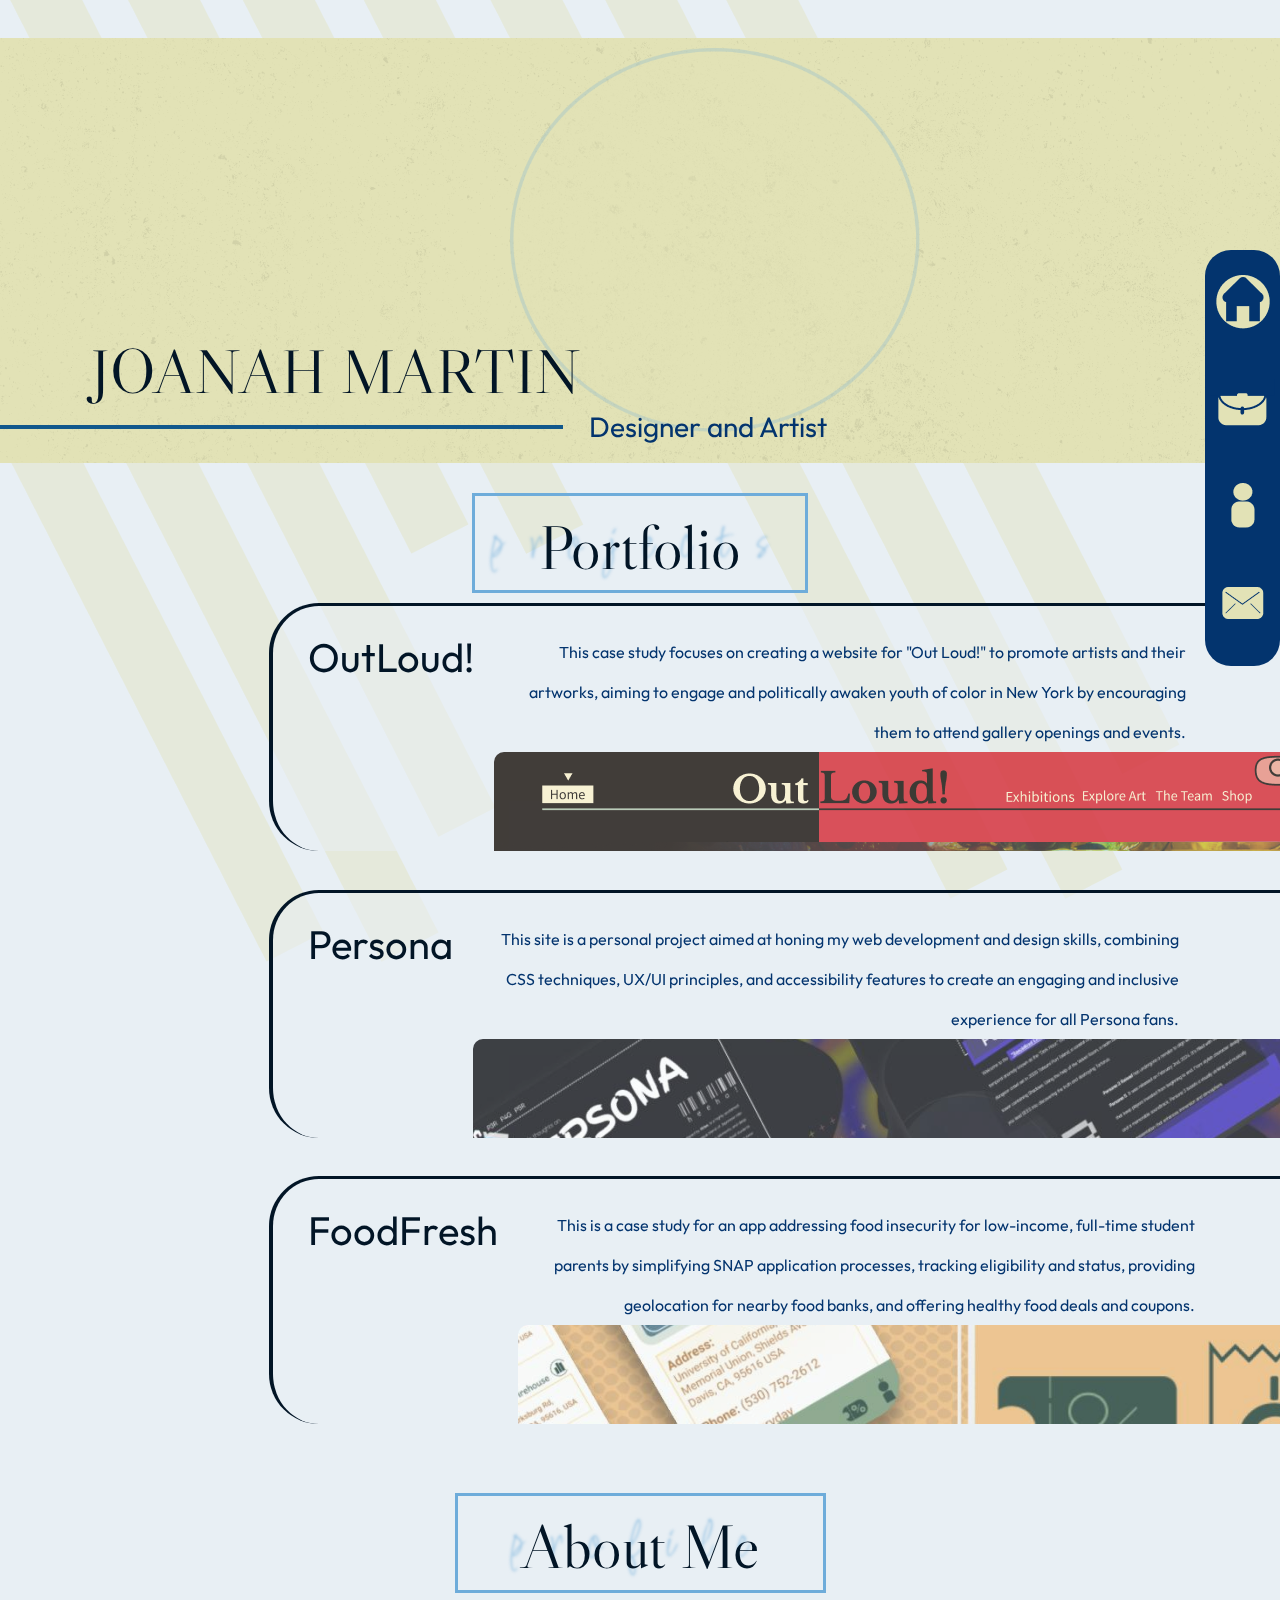
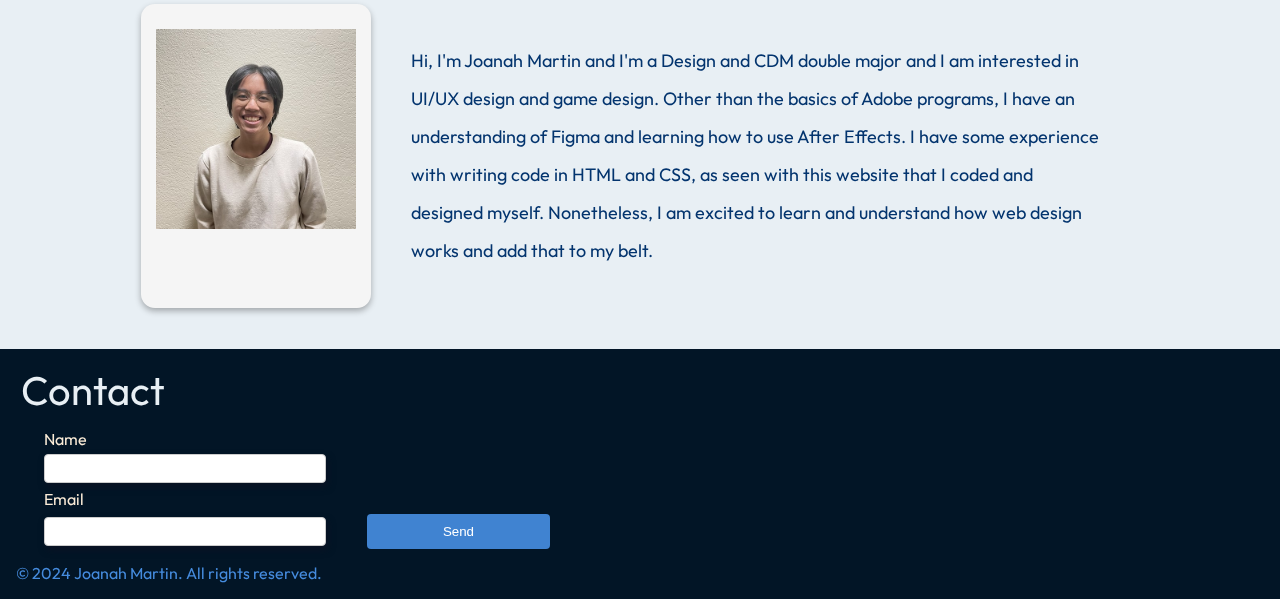
<file: index.html>
<!DOCTYPE html>
<html lang="en">
<head>
    <meta charset="UTF-8" />
    <title>Portfolio Joanah</title>
    <!-- normalize -->
    <link href="https://cdjn.cloudflare.com/ajax/libs/normalize/8.0.1/normalize.min.css" rel="stylesheet">
    <meta name="viewport" content="width=device-width, initial-scale=1.0">
    <!-- fonts -->
    <link href="https://fonts.googleapis.com/css2?family=Libre+Caslon+Display&display=swap" rel="stylesheet">
    <link href="https://fonts.googleapis.com/css2?family=Outfit:wght@100..900&display=swap" rel="stylesheet">
    <link href="https://fonts.googleapis.com/css2?family=Licorice&display=swap" rel="stylesheet">
    <!-- stylesheet -->
    <link rel="stylesheet" href="mainstyle.css">
</head>

<body>
    <div id="homeContent">
        <img src="images/backgroundRects.png" alt="background rectangles for visual flair" id="backgroundRects">
        <header>
            <img src="images/headerBGEllipse.png" alt="background ellipse">
            <h1>JOANAH MARTIN</h1>
            <p>Designer and Artist</p>
        </header>

        <!-- main nav -->
        <nav>
            <ul>
                <li><a href="index.html"><img src="images/homeICON.png" alt="home button"></a></li>
                <li><a href="subpages/projectsNavigation.html"><img src="images/portfolioICON.png" alt="portfolio icon"></a></li>
                <li><a href="#aboutScroll"><img src="images/aboutICON.png" alt="about me icon"></a></li>
                <li><a href="#contactBody" ><img src="images/contactICON.png" alt="contact me icon"></a></li>
            </ul>
        </nav>

        <!-- project showcase -->
        <main id="projectShowcase">
            <div class="headerDesign">
                <h2>Portfolio</h2>
                <p class="textDecor">projects</p>
            </div>
            <section>
                <article class="projectBox">   
                    <a href="subpages/projects/project1.html" class="projectHoverLink project1"><h3 class="projectGrid1">OutLoud!</h3></a>
                    <div>
                        <p class="mobileStyling" class="projectGrid2">Website case study</p>
                        <p class="desktopStyling" class="projectGrid2">This case study focuses on creating a website for "Out Loud!" to promote artists and their artworks, aiming to engage and politically awaken youth of color in New York by encouraging them to attend gallery openings and events.</p>
                        <img src="images/outloudIMG.png" alt="outloud website screenshot" class="projectGrid3">
                    </div>
                </article>

                <article class="projectBox">   
                    <a href="subpages/projects/project2.html" class="projectHoverLink project2"><h3 class="projectGrid1">Persona</h3></a>
                    <div>
                        <p class="mobileStyling" class="projectGrid2">Website fan project</p>
                        <p class="desktopStyling" class="projectGrid2">This site is a personal project aimed at honing my web development and design skills, combining CSS techniques, UX/UI principles, and accessibility features to create an engaging and inclusive experience for all Persona fans.</p>
                        <img src="images/personaIMG.png" alt="persona fan website" class="projectGrid3">
                    </div>
                </article>

                <article class="projectBox">   
                    <a href="subpages/projects/project3.html" class="projectHoverLink project3"><h3 class="projectGrid1">FoodFresh</h3></a>
                    <div>
                        <p class="mobileStyling" class="projectGrid2">App case study</p>
                        <p class="desktopStyling" class="projectGrid2">This is a case study for an app addressing food insecurity for low-income, full-time student parents by simplifying SNAP application processes, tracking eligibility and status, providing geolocation for nearby food banks, and offering healthy food deals and coupons.</p>
                        <img src="images/foodfreshIMG.png" alt="food fresh app" class="projectGrid3">
                    </div>
                </article>
            </section>
        </main>

        <!-- About Me-general -->
        <aside id="aboutMe">
            <div class="headerDesign">
                <h2 id="aboutScroll"> About Me</h2>
                <p class="textDecor">profile</p>
            </div>

            <div class="aboutBody">
                <div class="aboutImg">
                    <img src="images/me.jpg" alt="an image of me">
                </div>
                <p class="aboutText">Hi, I'm Joanah Martin and I'm a Design and CDM double major and I am interested in UI/UX design and game design. Other than the basics of Adobe programs, I have an understanding of Figma and learning how to use After Effects. I have some experience with writing code in HTML and CSS, as seen with this website that I coded and designed myself. Nonetheless, I am excited to learn and understand how web design works and add that to my belt.</p>
            </div>
        </aside>
        
        <!-- footer -->
        <footer id="contactBody">
            <h3>Contact</h3>
            <div class="contactFormContainer">
                <form id="contactForm" action="https://formspree.io/f/mblroylk" method="POST">
                    <label for="name">Name</label>
                    <input type="text" id="name" name="name" required>

                    <label for="email">Email</label>
                    <input type="email" id="email" name="email" required>

                    <button type="submit">Send</button>
                </form>
                <p id="form-status"></p>
            </div>
            <p>&copy; 2024 Joanah Martin. All rights reserved.</p>
        </footer>

        <!-- Link to the JavaScript file -->
        <script src="scripts.js"></script>
    </div>
</body>
</html>
</file>
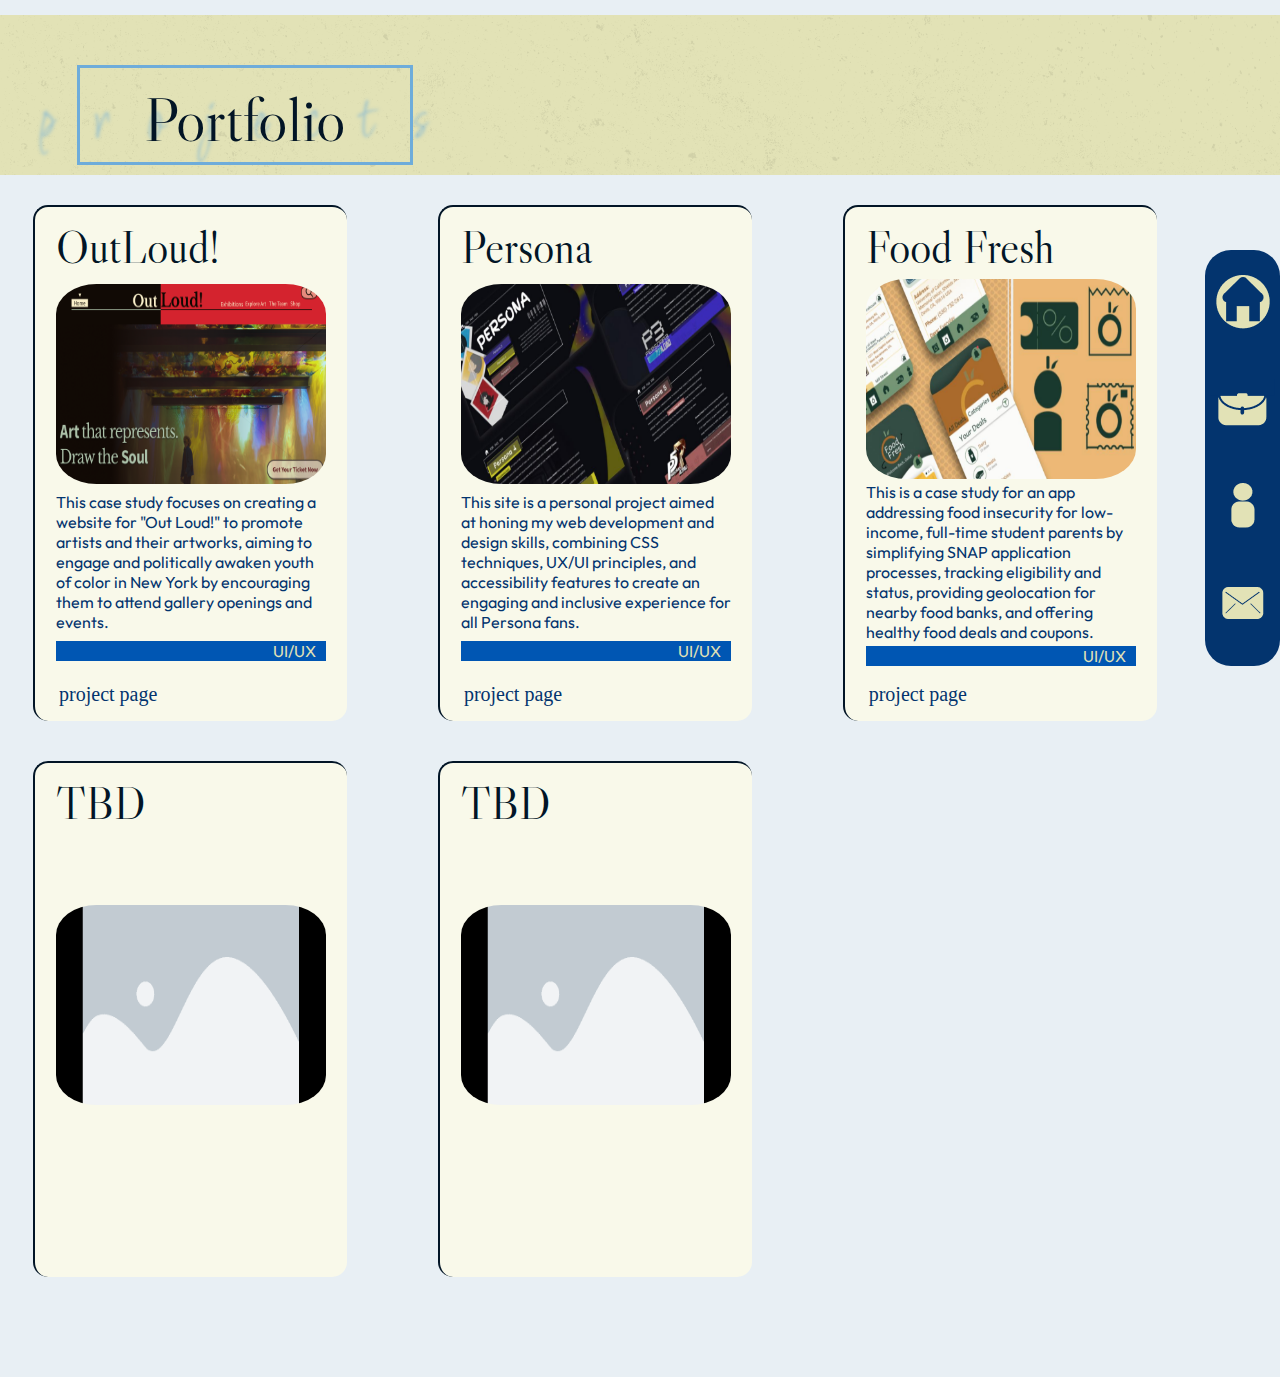
<file: subpages/projectsNavigation.html>
<!DOCTYPE html>
<html lang="en">
<head>
    <meta charset="UTF-8">
    <title>projects</title>
    <!-- normalize -->
    <link href="https://cdjn.cloudflare.com/ajax/libs/normalize/8.0.1/normalize.min.css" rel="stylesheet">
    <meta name="viewport" content="width=device-width, initial-scale=1.0">
    <!-- fonts -->
    <link href="https://fonts.googleapis.com/css2?family=Libre+Caslon+Display&display=swap" rel="stylesheet">
    <link href="https://fonts.googleapis.com/css2?family=Outfit:wght@100..900&display=swap" rel="stylesheet">
    <link href="https://fonts.googleapis.com/css2?family=Licorice&display=swap" rel="stylesheet">
    <!-- stylesheet -->
    <link rel="stylesheet" href="../mainstyle.css">
</head>

<body>
    <div id="projectNavigation">
        <!-- main nav -->
        <nav>
            <ul>
                <li><a href="../index.html"><img src="../images/homeICON.png" alt="home button"></a></li>
                <li><a href="projectsNavigation.html"><img src="../images/portfolioICON.png" alt="portfolio icon"></a></li>
                <li><a href="../index.html#aboutScroll"><img src="../images/aboutICON.png" alt="about me icon"></a></li>
                <li><a href="../index.html#contactBody"><img src="../images/contactICON.png" alt="contact me icon"></a></li>
            </ul>
        </nav>

        <header>
            <h1>Portfolio</h1>
            <p>projects</p>
        </header>

        <main>
            <section>
                <h2>OutLoud!</h2>
                <img src="../images/outloudIMG.png" alt="OutLoud's website page">
                <p>This case study focuses on creating a website for "Out Loud!" to promote artists and their artworks, aiming to engage and politically awaken youth of color in New York by encouraging them to attend gallery openings and events.</p>
                <p class="tags">UI/UX</p>
                <a href="projects/project1.html">project page</a>
            </section>

            <section>
                <h2>Persona</h2>
                <img src="../images/personaIMG.png" alt="visual breakdown of the Persona website">
                <p>This site is a personal project aimed at honing my web development and design skills, combining CSS techniques, UX/UI principles, and accessibility features to create an engaging and inclusive experience for all Persona fans.</p>
                <p class="tags">UI/UX</p>
                <a href="projects/project2.html">project page</a>
            </section>

            <section>
                <h2>Food Fresh</h2>
                <img src="../images/foodfreshIMG.png" alt="visual breakdown for the Food Fresh app prototype">
                <p>This is a case study for an app addressing food insecurity for low-income, full-time student parents by simplifying SNAP application processes, tracking eligibility and status, providing geolocation for nearby food banks, and offering healthy food deals and coupons.</p>
                <p class="tags">UI/UX</p>
                <a href="projects/project3.html">project page</a>
            </section>

            <!-- project TBD -->
            <section>
                <h2>TBD</h2>
                <img src="../images/placeholderIMG.png" alt="placeholder image">
                <p></p>
                <p class="tags"></p>
            </section>

            <section>
                <h2>TBD</h2>
                <img src="../images/placeholderIMG.png" alt="placeholder image">
                <p></p>
                <p class="tags"></p>
            </section>
        </main>
    </div>
</body>
</html>
</file>
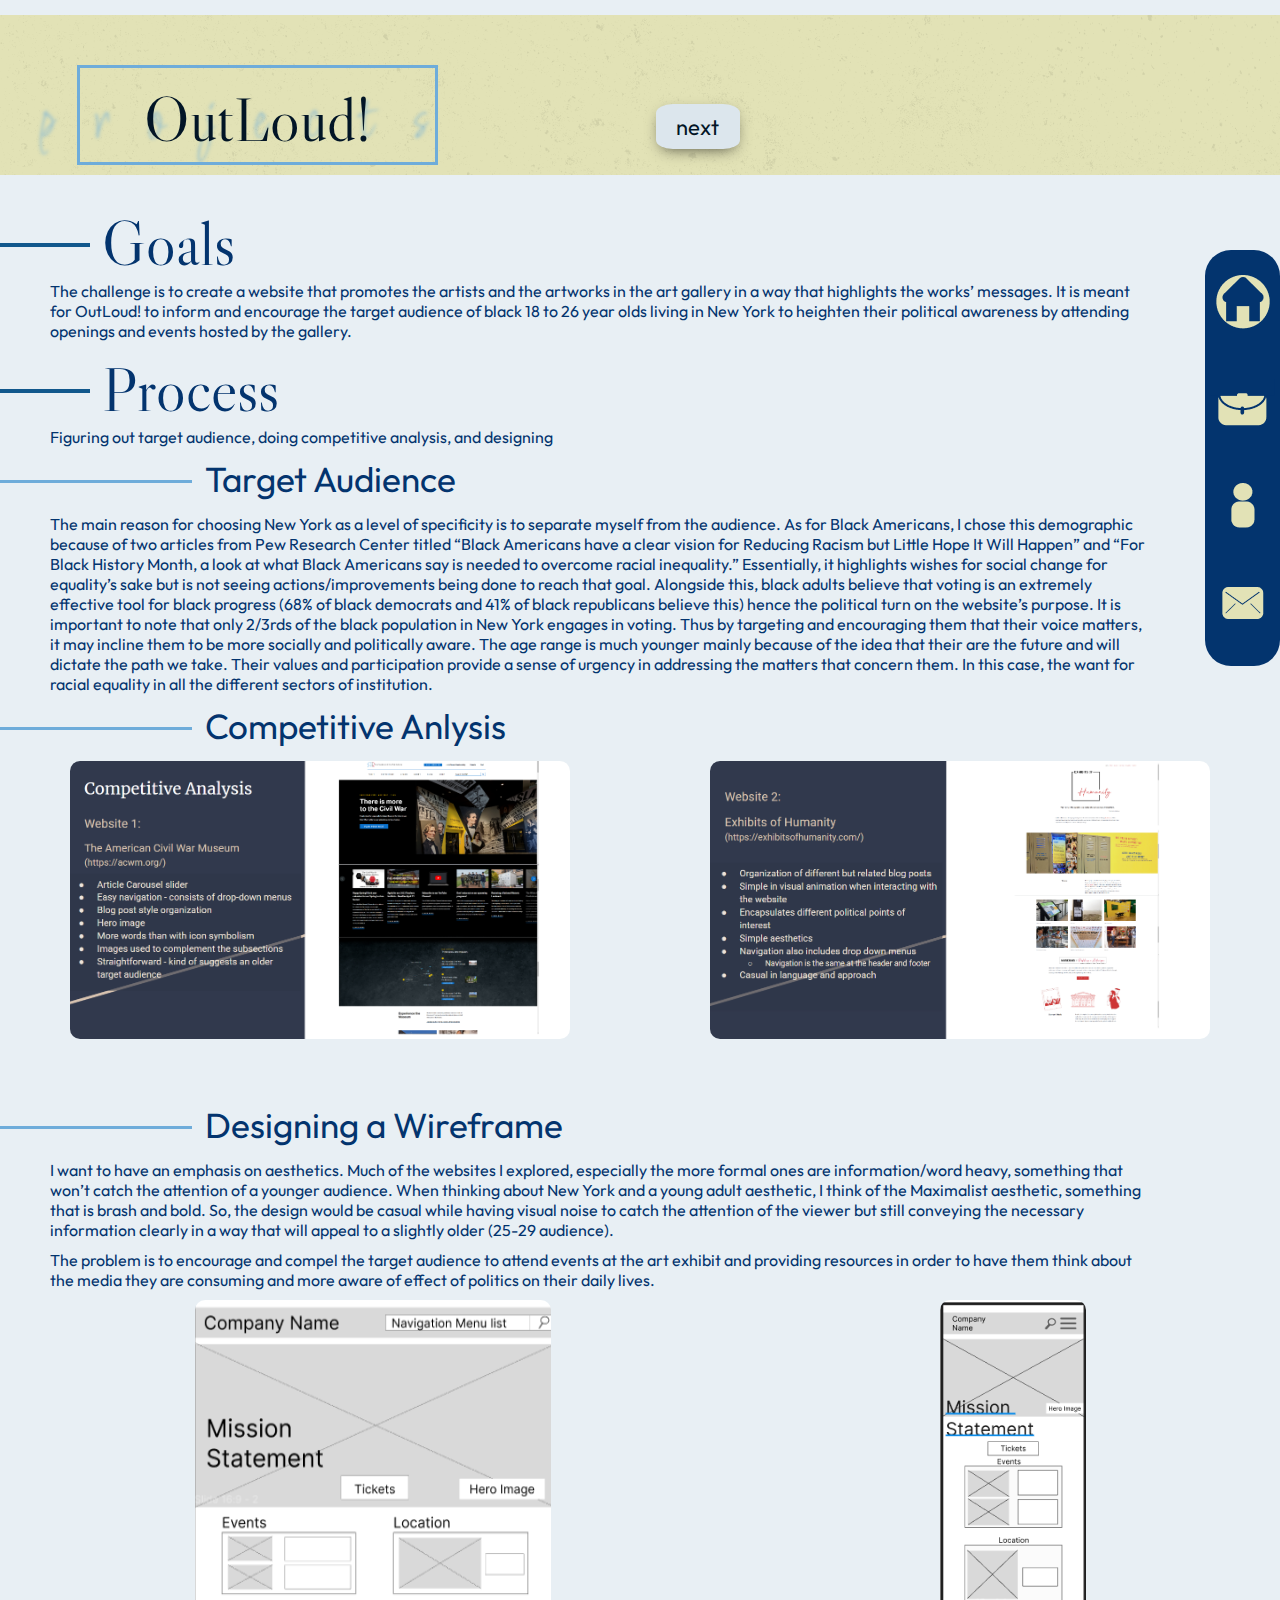
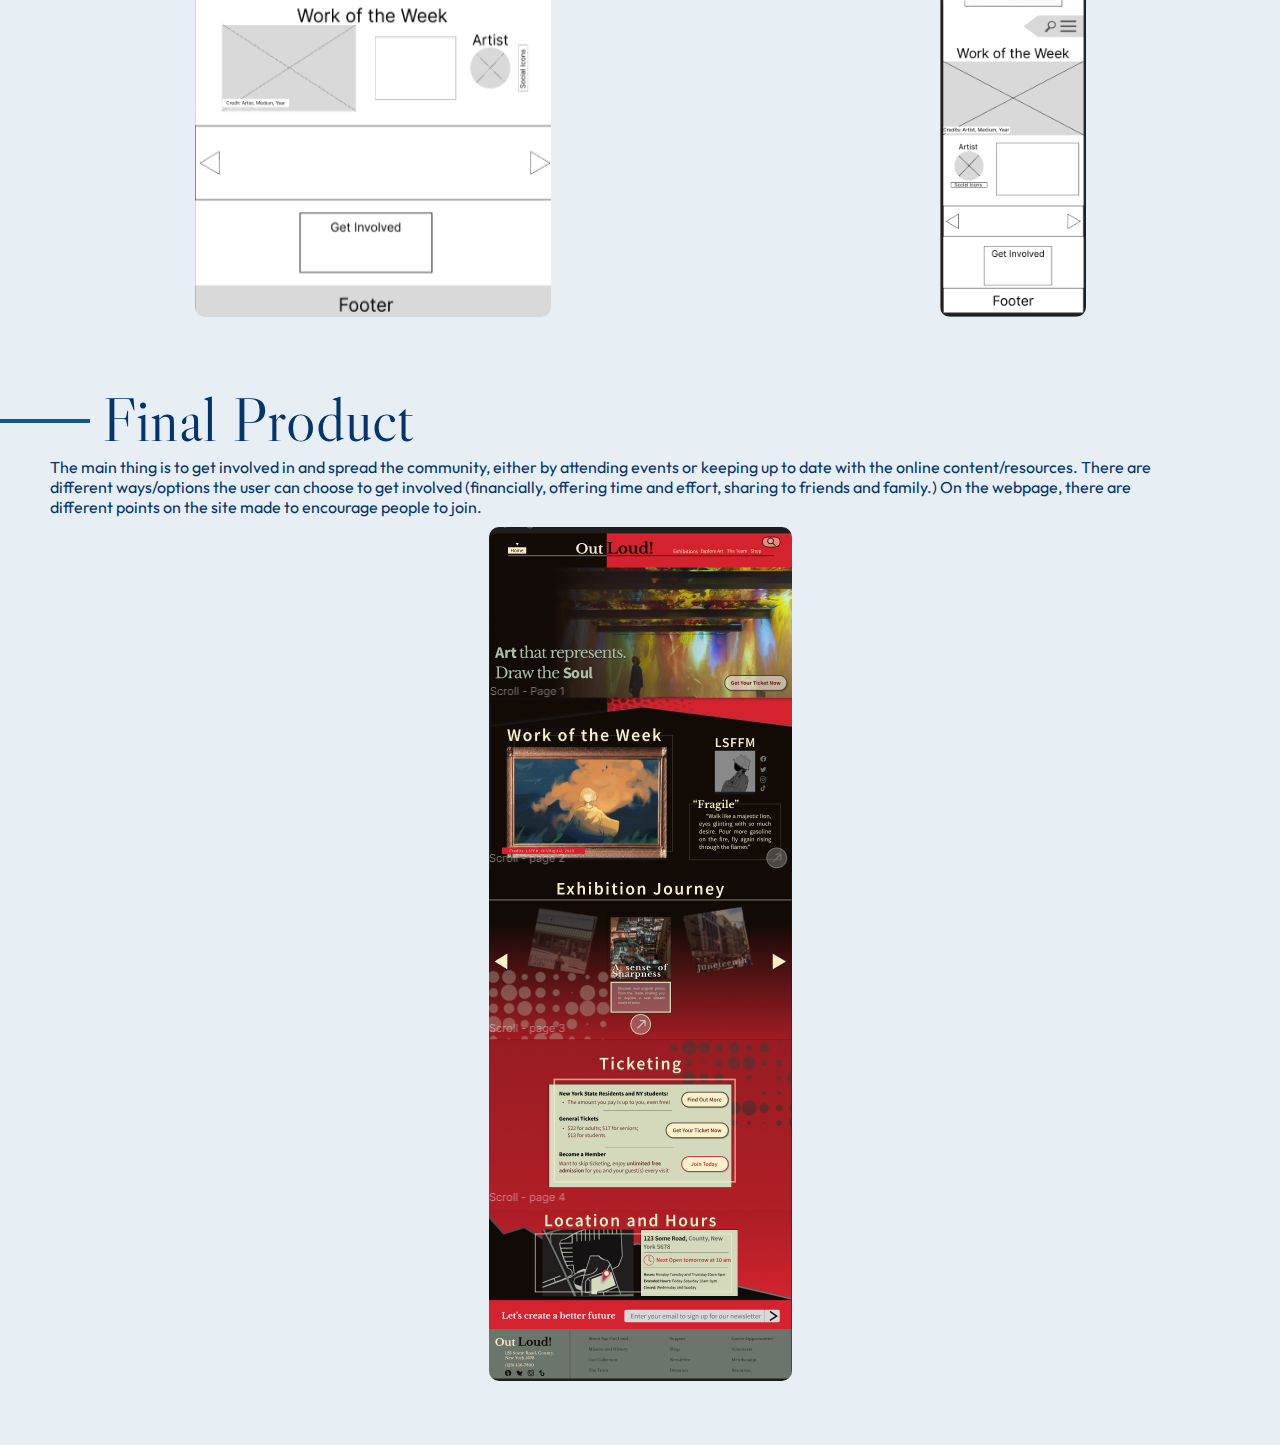
<file: subpages/projects/project1.html>
<!DOCTYPE html>
<html>
<head>
    <meta charset="UTF-8" />
    <title>OutLoud!</title>
    <!-- normalize -->
    <link href="https://cdjn.cloudflare.com/ajax/libs/normalize/8.0.1/normalize.min.css" rel="stylesheet">
    <meta name="viewport" content="width=device-width, initial-scale=1.0">
    <!-- fonts -->
    <link href="https://fonts.googleapis.com/css2?family=Libre+Caslon+Display&display=swap" rel="stylesheet">
    <link href="https://fonts.googleapis.com/css2?family=Outfit:wght@100..900&display=swap" rel="stylesheet">
    <link href="https://fonts.googleapis.com/css2?family=Licorice&display=swap" rel="stylesheet"> 
    <!-- stylesheet -->
    <link rel="stylesheet" href="../../mainstyle.css">
</head>

<body>
    <div class="projectBreakdown">
        <!-- main nav -->
        <nav>
            <ul>
                <li><a href="../../index.html"><img src="../../images/homeICON.png" alt="home button"></a></li>
                <li><a href="../projectsNavigation.html"><img src="../../images/portfolioICON.png" alt="portfolio icon"></a></li>
                <li><a href="../../index.html#aboutScroll"><img src="../../images/aboutICON.png" alt="about me icon"></a></li>
                <li><a href="../../index.html#contactBody"><img src="../../images/contactICON.png" alt="contact me icon"></a></li>
            </ul>
        </nav>

        <header>
            <h1>OutLoud!</h1>
            <p>projects</p>
            <ul>
                <li class="emptyButton"></li>
                <li><a href="project2.html">next</a></li>
            </ul>
        </header>

        <main>
            <div class="projectGoals">
                <h2>Goals</h2>
                <p>The challenge is to create a website that promotes the artists and the artworks in the art gallery in a way that highlights the works’ messages. It is meant for OutLoud! to inform and encourage the target audience of black 18 to 26 year olds living in New York to heighten their political awareness by attending openings and events hosted by the gallery. 
                </p>
            </div>

            <div class="projectProcess">
                <h2>Process</h2>
                <p>Figuring out target audience, doing competitive analysis, and designing</p>
                
                <h3>Target Audience</h3>
                <p>The main reason for choosing New York as a level of specificity is to separate myself from the audience. 
                    As for Black Americans, I chose this demographic because of two articles from Pew Research Center titled “Black Americans have a clear vision for Reducing Racism but Little Hope It Will Happen” and “For Black History Month, a look at what Black Americans say is needed to overcome racial inequality.” Essentially, it highlights wishes for social change for equality’s sake but is not seeing actions/improvements being done to reach that goal. Alongside this, black adults believe that voting is an extremely effective tool for black progress (68% of black democrats and 41% of black republicans believe this) hence the political turn on the website’s purpose. 
                    It is important to note that only 2/3rds of the black population in New York engages in voting. Thus by targeting and encouraging them that their voice matters, it may incline them to be more socially and politically aware.
                  The age range is much younger mainly because of the idea that their are the future and will dictate the path we take. Their values and participation provide a sense of urgency in addressing the matters that concern them. In this case, the want for racial equality in all the different sectors of institution. 
               </p>

                <h3>Competitive Anlysis</h3>
                <div class="projectImgContatiner">
                    <img src="../../images/outLoud1.png" alt="competitive analysis of The American Civil War Museum">
                    <img src="../../images/outLoud2.png" alt="competitive analysis of Exhibits of Humanity">
                </div>

                <h3>Designing a Wireframe</h3>
                <p>I want to have an emphasis on aesthetics. Much of the websites I explored, especially the more formal ones are information/word heavy, something that won’t catch the attention of a younger audience. When thinking about New York and a young adult aesthetic, I think of the Maximalist aesthetic, something that is brash and bold. So, the design would be casual while having visual noise to catch the attention of the viewer but still conveying the necessary information clearly in a way that will appeal to a slightly older (25-29 audience). 
                </p>
                <p>The problem is to encourage and compel the target audience to attend events at the art exhibit and providing resources in order to have them think about the media they are consuming and more aware of effect of politics on their daily lives.
                </p>
                <div class="projectImgContatiner">
                    <img src="../../images/outLoudWireframe.png" alt="Desktop Wireframe">
                    <img src="../../images/outLoudWireframe2.png" alt="mobile wireframe">
                </div>
            </div>

            <div class="projectFinal">
                <h2>Final Product</h2>
                <p>The main thing is to get involved in and spread the community, either by attending events or keeping up to date with the online content/resources. There are different ways/options the user can choose to get involved (financially, offering time and effort, sharing to friends and family.) On the webpage, there are different points on the site made to encourage people to join.
                </p>
                <div class="projectImgContatiner">
                    <img src="../../images/outloudFinalIMG.png">
                </div>
            </div>
        </main>
    </div>
</body>
</html>
</file>
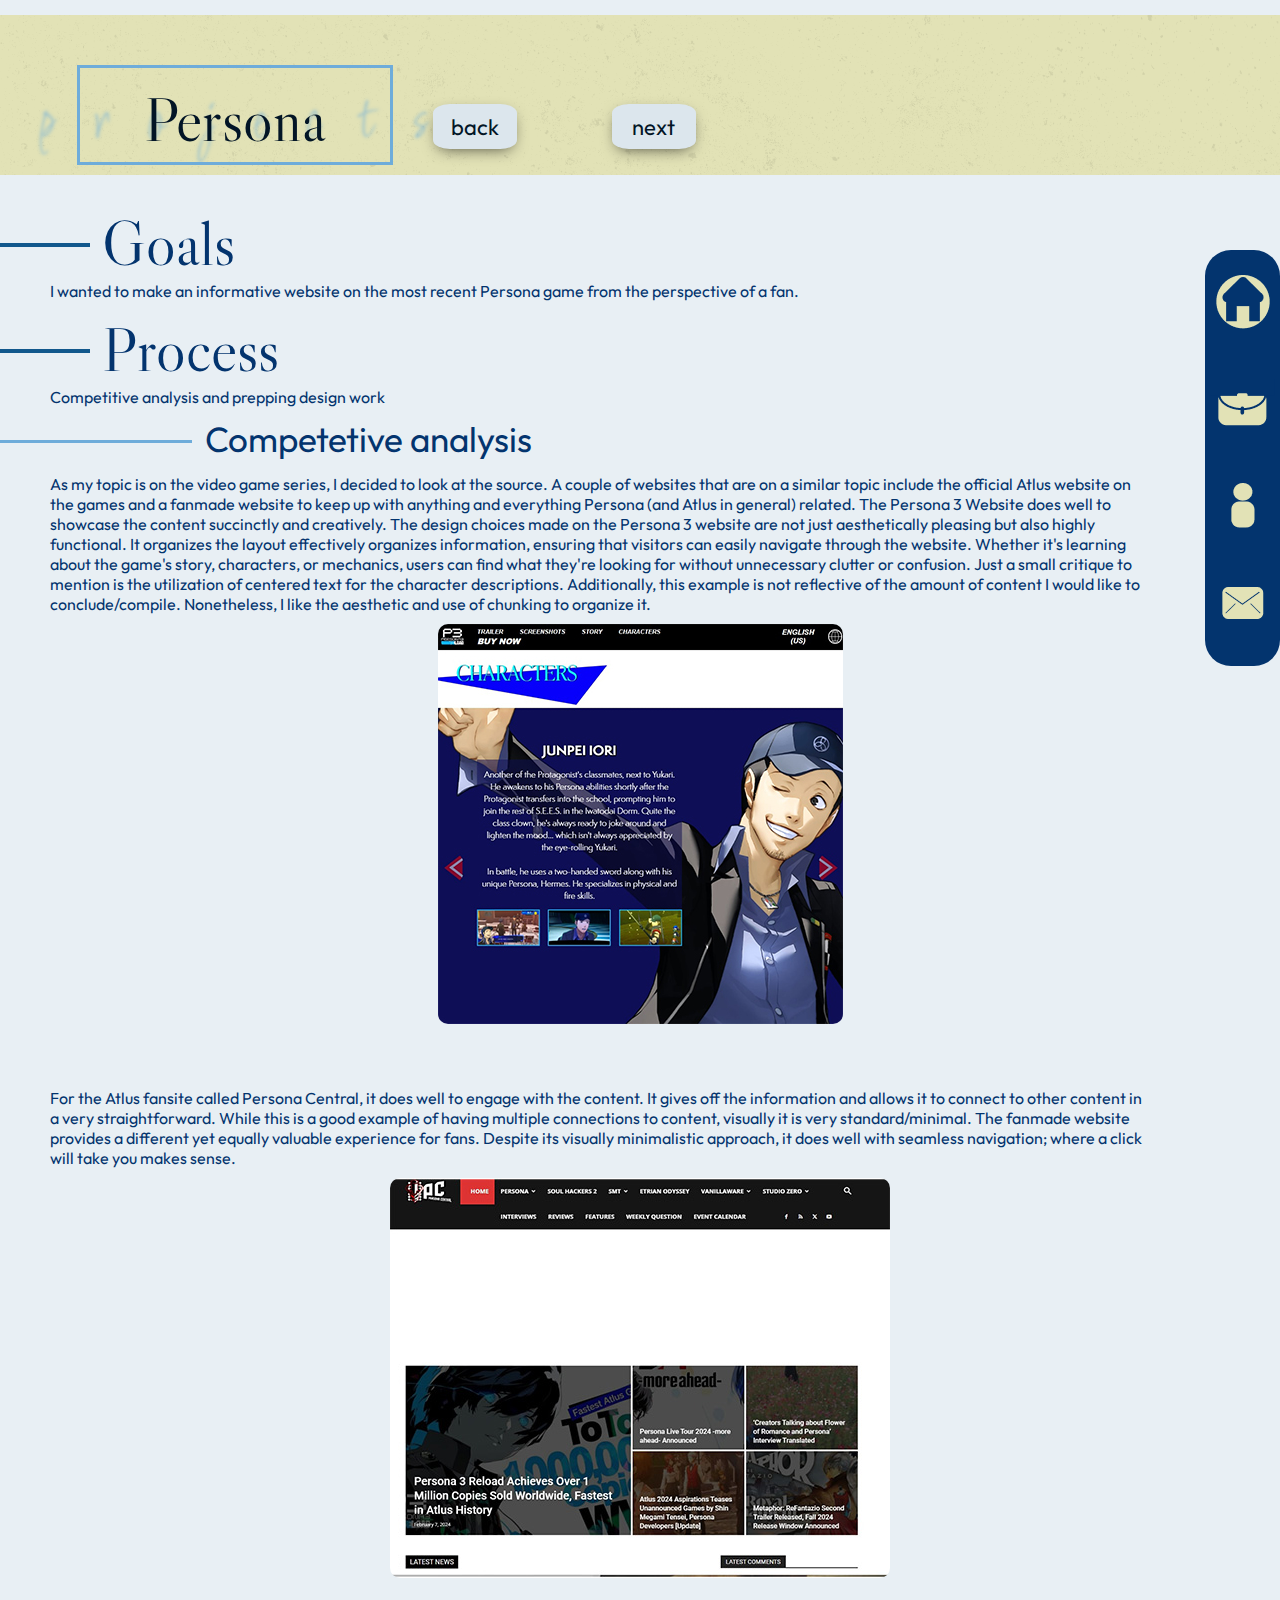
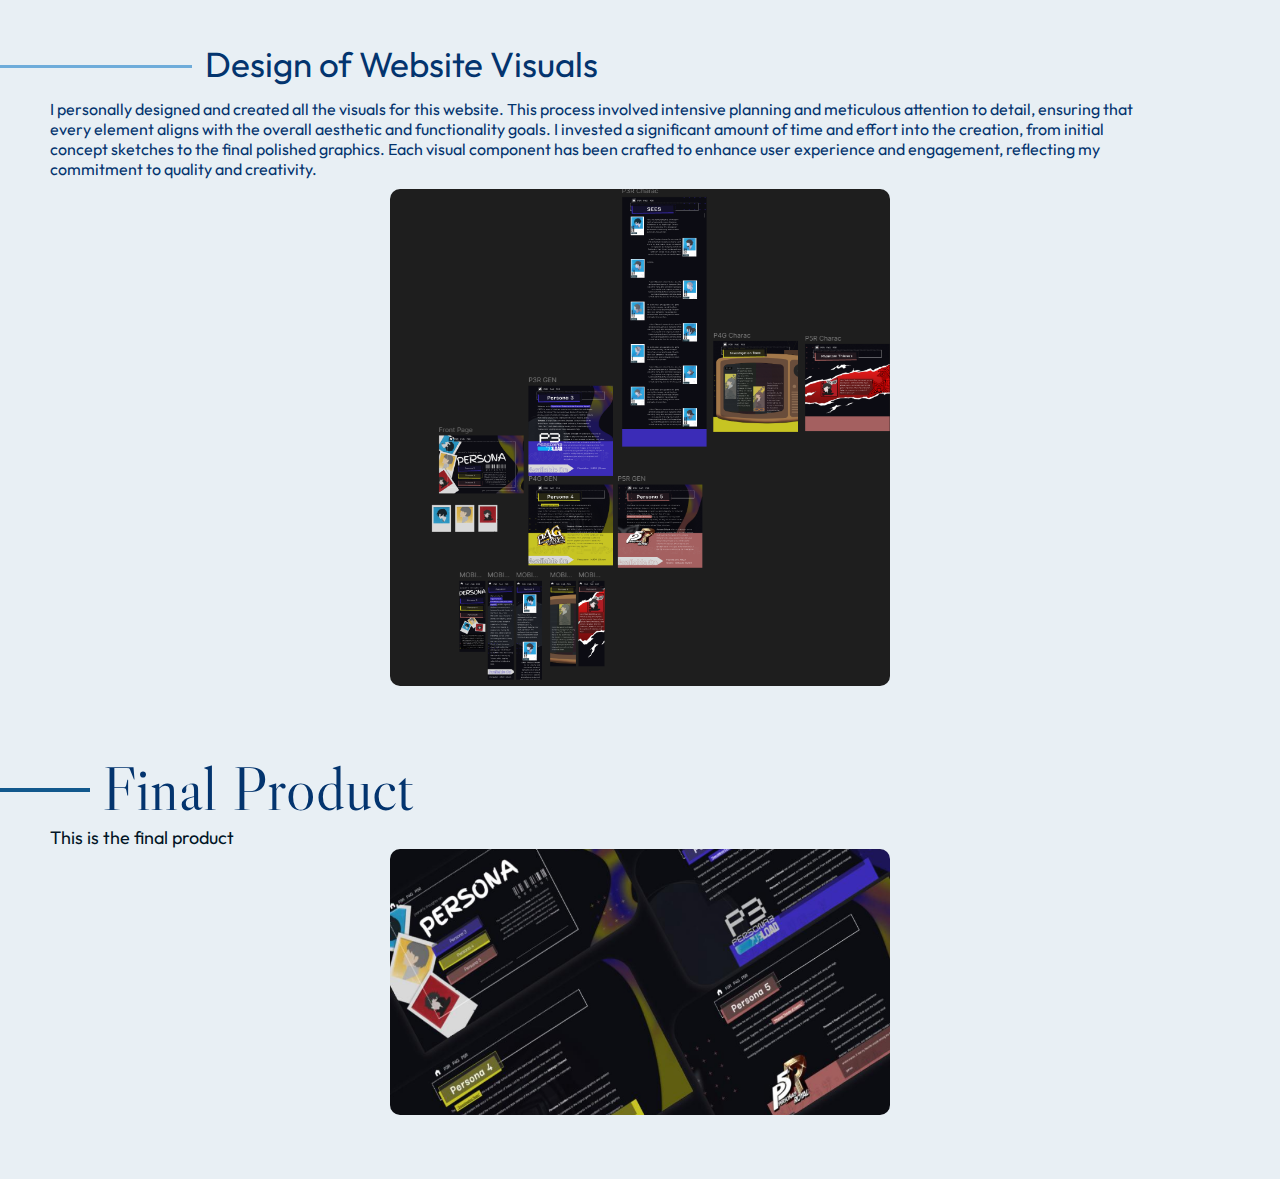
<file: subpages/projects/project2.html>
<!DOCTYPE html>
<html>
<head>
    <meta charset="UTF-8" />
    <title>Persona</title>
    <!-- normalize -->
    <link href="https://cdjn.cloudflare.com/ajax/libs/normalize/8.0.1/normalize.min.css" rel="stylesheet">
    <meta name="viewport" content="width=device-width, initial-scale=1.0">
    <!-- fonts -->
    <link href="https://fonts.googleapis.com/css2?family=Libre+Caslon+Display&display=swap" rel="stylesheet">
    <link href="https://fonts.googleapis.com/css2?family=Outfit:wght@100..900&display=swap" rel="stylesheet">
    <link href="https://fonts.googleapis.com/css2?family=Licorice&display=swap" rel="stylesheet">
    <!-- stylesheet -->
    <link rel="stylesheet" href="../../mainstyle.css">
</head>

<body>
    <div class="projectBreakdown">
        <!-- main nav -->
        <nav>
            <ul>
                <li><a href="../../index.html"><img src="../../images/homeICON.png" alt="home button"></a></li>
                <li><a href="../projectsNavigation.html"><img src="../../images/portfolioICON.png" alt="portfolio icon"></a></li>
                <li><a href="../../index.html#aboutScroll"><img src="../../images/aboutICON.png" alt="about me icon"></a></li>
                <li><a href="../../index.html#contactBody"><img src="../../images/contactICON.png" alt="contact me icon"></a></li>
            </ul>
        </nav>

        <header>
            <h1>Persona</h1>
            <p>projects</p>
            <ul>
                <li><a href="project1.html">back</a></li>
                <li><a href="project3.html">next</a></li>
            </ul>
        </header>

        <main>
            <div class="projectGoals">
                <h2>Goals</h2>
                <p>I wanted to make an informative website on the most recent Persona game from the perspective of a fan.</p>
            </div>

            <div class="projectProcess">
                <h2>Process</h2>
                <p>Competitive analysis and prepping design work</p>
                
                <h3>Competetive analysis</h3>
                <p>As my topic is on the video game series, I decided to look at the source. A couple of websites that are on a similar topic include the official Atlus website on the games and a fanmade website to keep up with anything and everything Persona (and Atlus in general) related. The Persona 3 Website does well to showcase the content succinctly and creatively. The design choices made on the Persona 3 website are not just aesthetically pleasing but also highly functional. It organizes the layout effectively organizes information, ensuring that visitors can easily navigate through the website. Whether it's learning about the game's story, characters, or mechanics, users can find what they're looking for without unnecessary clutter or confusion. Just a small critique to mention is the utilization of centered text for the character descriptions. Additionally, this example is not reflective of the amount of content I would like to conclude/compile. Nonetheless, I like the aesthetic and use of chunking to organize it.</p>
                <div class="projectImgContatiner">
                    <img src="../../images/personaCA.jpg">
                </div>
                <p>For the Atlus fansite called Persona Central, it does well to engage with the content. It gives off the information and allows it to connect to other content in a very straightforward. While this is a good example of having multiple connections to content, visually it is very standard/minimal. The fanmade website provides a different yet equally valuable experience for fans. Despite its visually minimalistic approach, it does well with seamless navigation; where a click will take you makes sense.</p>
                <div class="projectImgContatiner">
                    <img src="../../images/personaCA2.jpg">
                </div>

                <h3>Design of Website Visuals</h3>
                <p>I personally designed and created all the visuals for this website. This process involved intensive planning and meticulous attention to detail, ensuring that every element aligns with the overall aesthetic and functionality goals. I invested a significant amount of time and effort into the creation, from initial concept sketches to the final polished graphics. Each visual component has been crafted to enhance user experience and engagement, reflecting my commitment to quality and creativity.

                </p>
                <div class="projectImgContatiner">
                    <img src="../../images/personaDesign.png">
                </div>
            </div>

            <div class="projectFinal">
                <h2>Final Product</h2>
                <a href="https://des117.space/wi2024-wheeler/jobmartin/interactive-narrative/index.html">This is the final product</a>
                <div class="projectImgContatiner">
                    <img src="../../images/personaIMG.png">
                </div>
            </div>
        </main>
    </div>
</body>
</html>
</file>
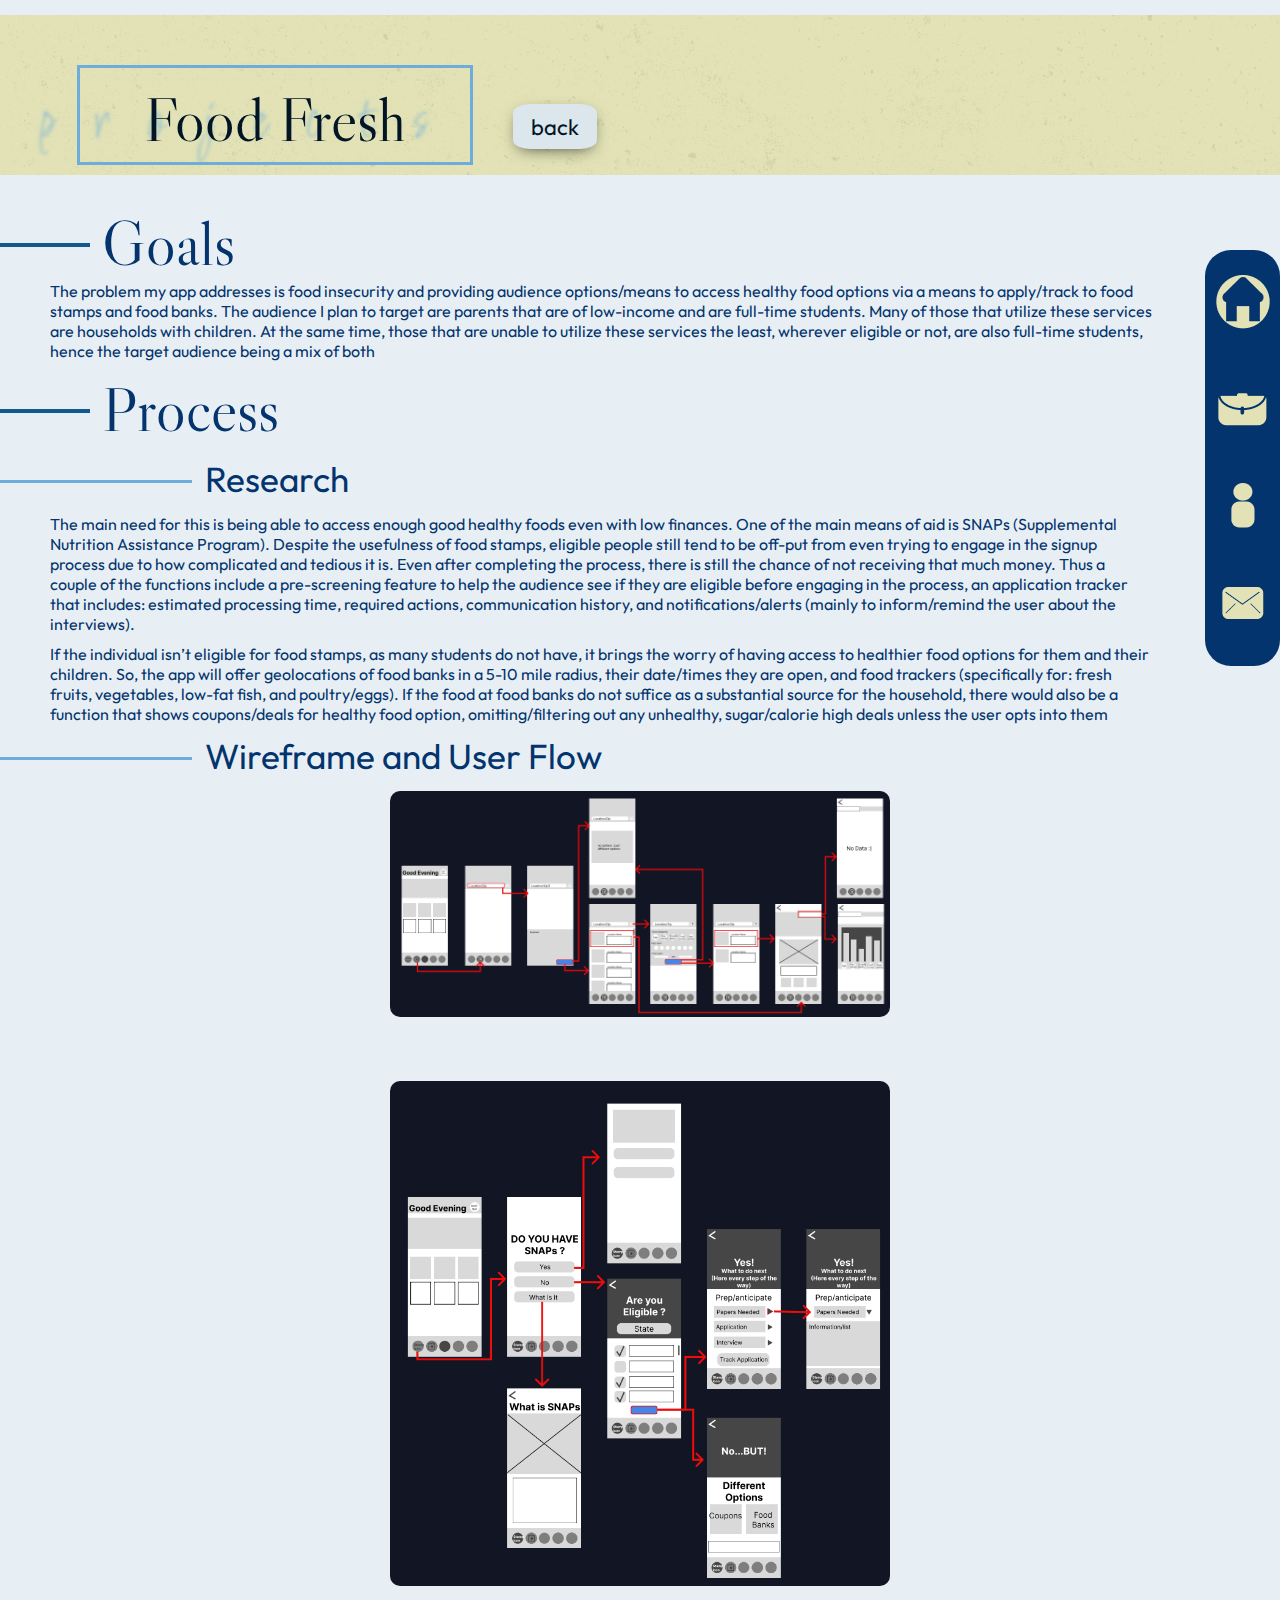
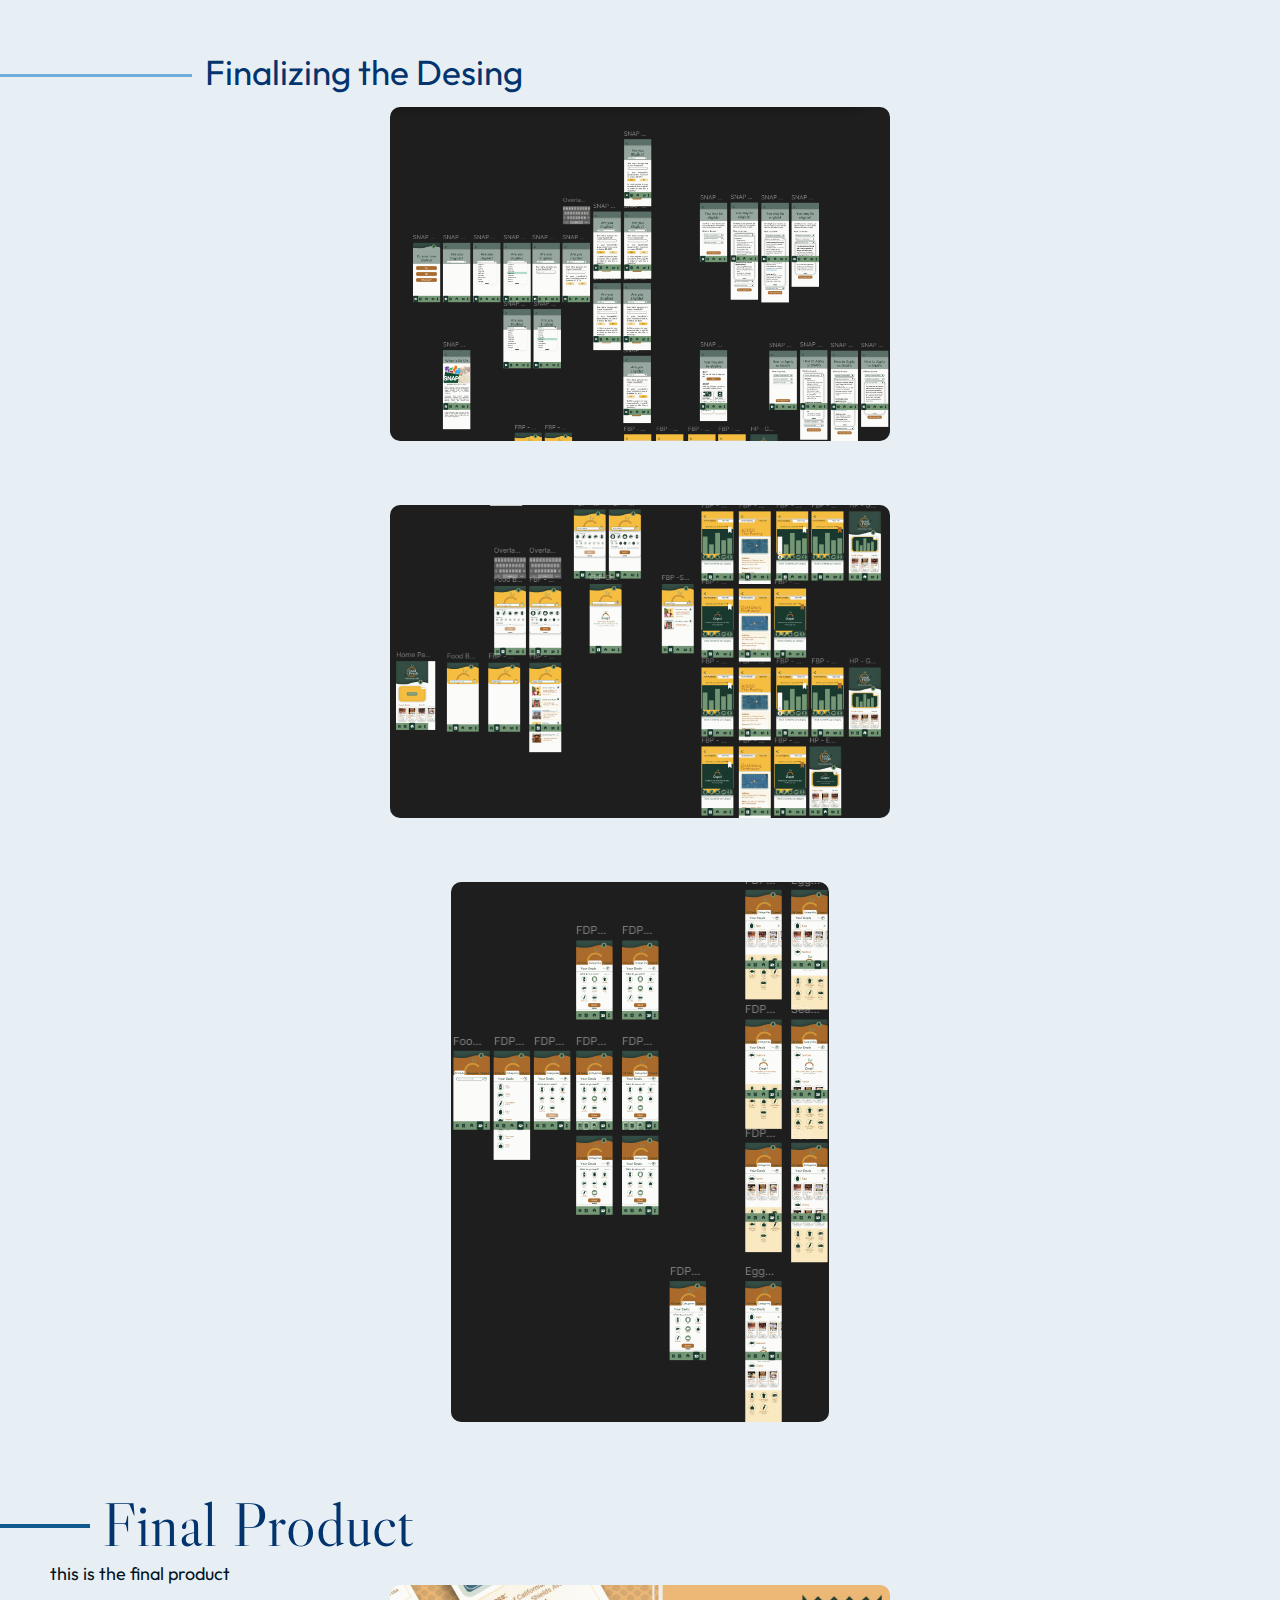
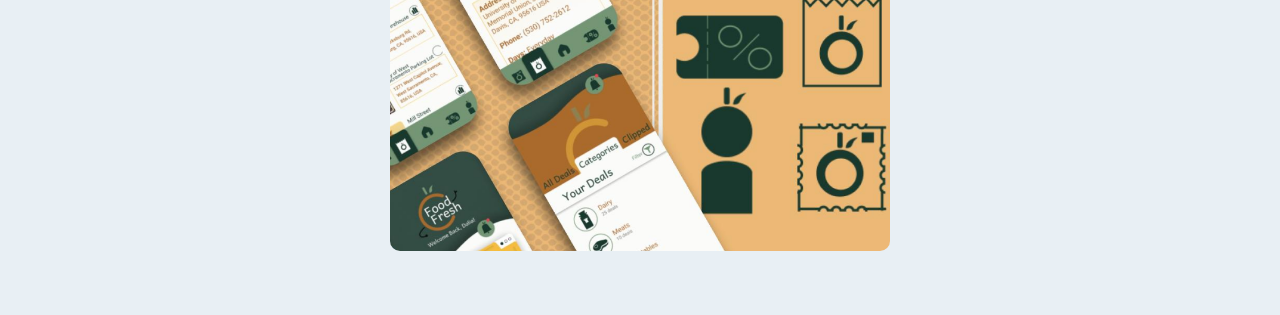
<file: subpages/projects/project3.html>
<!DOCTYPE html>
<html>
<head>
    <meta charset="UTF-8" />
    <title>Food Fresh</title>
    <!-- normalize -->
    <link href="https://cdjn.cloudflare.com/ajax/libs/normalize/8.0.1/normalize.min.css" rel="stylesheet">
    <meta name="viewport" content="width=device-width, initial-scale=1.0">
    <!-- fonts -->
    <link href="https://fonts.googleapis.com/css2?family=Libre+Caslon+Display&display=swap" rel="stylesheet">
    <link href="https://fonts.googleapis.com/css2?family=Outfit:wght@100..900&display=swap" rel="stylesheet">
    <link href="https://fonts.googleapis.com/css2?family=Licorice&display=swap" rel="stylesheet">
    <!-- stylesheet -->
    <link rel="stylesheet" href="../../mainstyle.css">
</head>

<body>
    <div class="projectBreakdown">
        <!-- main nav -->
        <nav>
            <ul>
                <li><a href="../../index.html"><img src="../../images/homeICON.png" alt="home button"></a></li>
                <li><a href="../projectsNavigation.html"><img src="../../images/portfolioICON.png" alt="portfolio icon"></a></li>
                <li><a href="../../index.html#aboutScroll"><img src="../../images/aboutICON.png" alt="about me icon"></a></li>
                <li><a href="../../index.html#contactBody"><img src="../../images/contactICON.png" alt="contact me icon"></a></li>
            </ul>
        </nav>

        <header>
            <h1>Food Fresh</h1>
            <p>projects</p>
            <ul>
                <li><a href="project2.html">back</a></li>
                <li class="emptyButton"></li>
            </ul>
        </header>

        <main>
            <div class="projectGoals">
                <h2>Goals</h2>
                <p>The problem my app addresses is food insecurity and providing audience options/means
                    to access healthy food options via a means to apply/track to food stamps and food banks. The
                    audience I plan to target are parents that are of low-income and are full-time students. Many of
                    those that utilize these services are households with children. At the same time, those that are
                    unable to utilize these services the least, wherever eligible or not, are also full-time students,
                    hence the target audience being a mix of both</p>
            </div>

            <div class="projectProcess">
                <h2>Process</h2>
                <p></p>
                
                <h3>Research</h3>
                <p>The main need for this is being able to access enough good healthy foods even with low
                    finances. One of the main means of aid is SNAPs (Supplemental Nutrition Assistance Program).
                    Despite the usefulness of food stamps, eligible people still tend to be off-put from even trying to
                    engage in the signup process due to how complicated and tedious it is. Even after completing the
                    process, there is still the chance of not receiving that much money. Thus a couple of the
                    functions include a pre-screening feature to help the audience see if they are eligible before
                    engaging in the process, an application tracker that includes: estimated processing time, required
                    actions, communication history, and notifications/alerts (mainly to inform/remind the user about
                    the interviews).
                    </p>
                    <p>If the individual isn’t eligible for food stamps, as many students do not have, it brings the
                        worry of having access to healthier food options for them and their children. So, the app will
                        offer geolocations of food banks in a 5-10 mile radius, their date/times they are open, and food
                        trackers (specifically for: fresh fruits, vegetables, low-fat fish, and poultry/eggs). If the food at
                        food banks do not suffice as a substantial source for the household, there would also be a
                        function that shows coupons/deals for healthy food option, omitting/filtering out any unhealthy,
                        sugar/calorie high deals unless the user opts into them</p>

                <h3>Wireframe and User Flow</h3>
                <div class="projectImgContatiner">
                    <img src="../../images/foodfreshWireframe.png">
                </div>

                <div class="projectImgContatiner">
                    <img src="../../images/foodfreshWireframe2.png">
                </div>

                <h3>Finalizing the Desing</h3>
                <div class="projectImgContatiner">
                    <img src="../../images/foodfreshDesign1.png">
                </div>

                <div class="projectImgContatiner">
                    <img src="../../images/foodfreshDesign2.png">
                </div>

                <div class="projectImgContatiner">
                    <img src="../../images/foodfreshDesign3.png">
                </div>
            </div>

            <div class="projectFinal">
                <h2>Final Product</h2>
                <a href="https://www.figma.com/proto/tVnqozZLU82kENLWQc7HCv/DRAFT?type=design&node-id=234-3308&scaling=scale-down&page-id=234%3A3307&starting-point-node-id=234%3A3308&show-proto-sidebar=1">this is the final product</a>
                <div class="projectImgContatiner">
                    <img src="../../images/foodfreshIMG.png">
                </div>
            </div>
        </main>
    </div>
</body>
</html>
</file>
<file: mainstyle.css>
/******* GENERAL STYLING ********/
body {
    margin: 0px;
    padding: 0px;
    background-color: #E8EFF4;
    overflow-x: hidden;
}

h1, h2 {
    font-family: "Libre Caslon Display", serif;
    font-weight: 100;
    margin: 0px;
    font-size: 62px;
    color: #021526;
}

section article.projectBox a:visited, section article.projectBox a, h3 {
    font-family: "Outfit", sans-serif;
    color: #021526;
    text-decoration: none;
    font-size: 40px;
    font-weight: 400;
    margin: 0px;
    height: 57px;
    padding: 0px 5px;
}

p.mobileStyling {
    display: none;
}

p {
    font-family: "Outfit", sans-serif;
    color: #03346E;
    margin: 0px;
    font-size: 16px;
}

p.textDecor {
    font-family: "Licorice", cursive;
    color: #6EACDA;
    font-size: 53px;
}

div.headerDesign {
    height: 100px;
    justify-content: center;
    display: flex;
    margin-top: 30px;
    margin-bottom: 10px;
}

div.headerDesign h2 {
    border-style: solid;
    border-color: #6EACDA;
    padding: 1% 5%;
}

div.headerDesign p.textDecor{
    padding-top: 1.5%;
    position: absolute;
    z-index: -1;
    color: transparent;
    text-shadow: 0 0 3px #6eacdaa1;
    letter-spacing: 25px;
}

/******* BACKGROUND ELEMENTS ********/
#backgroundRects {
    position: fixed;
    z-index: -2;
    overflow: hidden;
    transform: translate(-200px, -550px);
}

/******* NAVIGATION ********/
nav ul {
    display: flex;
    background-color: #03346E;
    justify-content: space-between;
    list-style-type: none;
    align-items: center;
    border-radius: 26px;
    padding-left: 0px;
    padding-right: 0px;
    position: fixed;
    top: 26%;
    height: auto;
    flex-direction: column;
    right: 0%;
    z-index: 10;
}

nav ul li {
    padding: 25px 5px 25px 5px;
}

nav ul li a {
    height: 54px;
    display: block;
}

/******* HEADER ********/
div#homeContent header {
    background-image: url("images/headerBackground.png");
    height: 425px;
    margin-top: 3%;
}

div#homeContent header h1 {
    padding-top: 295px;
    padding-left: 7%;
}

div#homeContent  header p {
    font-size: 28px;
    padding-left: 46%;
}

div#homeContent  header h1, header p {
    position: relative;
    z-index: 1;
}

div#homeContent header p::before {
    content: "";
    display: block;
    width: 44%;
    background: #11588C;
    left: 0%;
    top: 46%;
    position: absolute;
    padding-top: 4px;
}

header img {
    display: block;
    position: absolute;
    width: 32%;
    opacity: 0.5;
    transform: translate(510px, 10px);
    max-width: 430px;
}

/******* PROJECT SHOWCASE ********/
#projectShowcase {
    overflow-x: hidden;
    position: relative;
}

#projectShowcase p {
    text-align: right;
}

#projectShowcase section article.projectBox {
    display: grid;
    grid-template-areas:
        "projectGrid1 projectGrid2"
        "projectGrid3 projectGrid3";
    grid-gap: 10px;
    padding: 26px 25px;
    margin-left: 21%;
    height: 193px;
    width: 100%;
    overflow: hidden;
    background:#e8eff47d;
    margin-bottom: 3%;
    border-radius: 50px;
    border-top: 3px solid #021526;
    border-left: 4px solid #021526;
    border-bottom: none;
    border-right: none;
}

#projectShowcase section article.projectBox div {
    padding-right: 10%;
}

#projectShowcase p.desktopStyling {
    width: 71%;
    line-height: 40px;
}

#projectShowcase article.projectBox div img.projectGrid3 {
    opacity: 78%;
    border-radius: 10px;
}

.projectHoverLink {
    position: relative; 
    display: inline-block;
    text-decoration: none;
    color: #333;
    padding: 10px;
    overflow: hidden;
  }

#projectShowcase .projectHoverLink::before {
    content: "";
    position: absolute;
    top: -15%;
    left: -11%;
    width: 224px;
    height: 70px;
    background-color: #6eacda;
    transform: translate(-30%, -30%) scale(0); 
    transition: transform 0.3s ease; 
    z-index: -1;
  }

#projectShowcase .projectHoverLink:hover::before {
    transform: translate(0%, 0%) scale(1); 
}

#projectShowcase .project1::before {
    clip-path: polygon(12% 21%, 92% 14%, 86% 86%, 10% 90%);
}

#projectShowcase .project2::before {
    clip-path: polygon(7% 0%, 80% 10%, 78% 81%, 17% 93%);
}

#projectShowcase .project3::before {
    clip-path: polygon(3% 14%, 94% 20%, 103% 94%, 17% 93%);
}

/******* ABOUT ME ********/
aside p.aboutText {
    padding: 4%;
    font-size: 18px;
    line-height: 38px;
}

aside img {
    width: 200px;
    height: 200px;
    padding: 25px 15px 79px;
    box-shadow: 0 3px 6px rgba(0, 0, 0, .3);
    background: whitesmoke;
    display: block;
    margin-left: auto;
    border-radius: 14px;
    margin-right: auto;
}

aside div.aboutBody{
    display: flex;
    align-items: center;
    flex-wrap: nowrap;
    padding: 0px 11% 3%;
}

/******* FOOTER ********/
footer {
    background-color: #021526;
    padding: 16px;
}

footer h3 {
    color: #E8EFF4;
}

footer p {
    color: #458bdd;
}

div.contactFormContainer {
    padding-left: 28px;
}

label {
    display: block;
    margin: 7px 0 5px;
    font-family: 'Outfit';
    color: antiquewhite;
}

input, textarea {
    width: 22%;
    padding: 6px;
    margin-bottom: -1px;
    border: 1px solid #ccc;
    border-radius: 4px;
    box-shadow: 2px 4px 7px rgb(15 17 35 / 61%);
}

#email {
    margin-bottom: 17px;
}

button {
    width: 15%;
    margin-left: 3%;
    padding: 10px;
    background-color: #4083d1;
    color: #fff;
    border: none;
    border-radius: 4px;
    cursor: pointer;
    z-index:10;
}

button:hover {
    background-color: #0056b3;
}

/********* SUBPAGES: portfolio; header **********/
div#projectNavigation header, div.projectBreakdown header {
    background-image: url("images/headerBackground.png");
    height: 100px;
    display: flex;
    margin-top: 15px;
    margin-bottom: 30px;
    padding-top: 50px;
    padding-bottom: 10px;
    overflow-x: hidden;
}

div#projectNavigation header h1, div.projectBreakdown header h1 {
    border-style: solid;
    border-color: #6EACDA;
    padding: 1% 5%;
    margin-left: 6%;
    z-index: 1;
}

div#projectNavigation header p, div.projectBreakdown header p {
    padding-top: 1.5%;
    position: absolute;
    z-index: 0;
    color: transparent;
    text-shadow: 0 0 3.5px #6eacdaa1;
    letter-spacing: 38px;
    font-size: 63px;
    font-family: "Licorice", cursive;
    margin-left: 3%;
}

div.projectBreakdown header div {
    z-index: 10;
}

/********* SUBPAGES: portfolio; showcase **********/
div#projectNavigation main{
    display: grid;
    grid-template-columns: 1fr 1fr 1fr;
    gap: 40px 24px;
    justify-content: center;
    padding-bottom: 100px;
    overflow-x: hidden;
    align-items: start;
    justify-items: center;
    padding-right: 7%;
}

div#projectNavigation main section {
    min-height: 490px;
    min-width: 100px;
    max-width: 270px;
    background-color: #f9f9ea;
    border-radius: 15px;
    border-top: 2px solid #021526;
    border-left: 2px solid #021526;
    border-bottom: none;
    border-right: none;
    padding: 12px 21px;
    display: flex;
    flex-direction: column;
    justify-content: space-between;
}

div#projectNavigation main section img {
    height: 200px;
    aspect-ratio: 1.5 / 1;
    border-radius: 15%;
}

div#projectNavigation main section h2 {
    font-size: 45px;
}

div#projectNavigation main section p.tags {
    background: #0056b3;
    color: #E2E2B6;
    text-align: end;
    padding-right: 10px;
    margin-bottom: 11px;
}

div#projectNavigation main section a:visited, div#projectNavigation main section a {
    color: #03346E;
    text-decoration: none;
    font-size: 20px;
    width: 38%;
    padding:1%;
}

div#projectNavigation main section a:hover {
    background:#6eabda46;
}

/********* SUBPAGES: projectBreakdown **********/
div.projectBreakdown {
    overflow-x: hidden;
}

div.projectBreakdown header ul {
    list-style-type: none;
    display: flex;
    flex-direction: row;
    align-items: flex-end;
    gap: 56%;
    z-index: 10;
}

div.projectBreakdown header ul li {
    padding: 10px 19px;
    background: #DCE6ED;
    border-radius: 20%;
    box-shadow: 0px 5px 16px -6px rgba(0, 0, 0, 0.75);
    min-width: 46px;
    height: 25px;
    display: flex;
    align-content: center;
    justify-content: center;
    flex-wrap: wrap;
}

div.projectBreakdown header ul li.emptyButton {
    opacity: 0%;
}

div.projectBreakdown header ul li a, div.projectBreakdown header ul li a:visited {
    text-decoration: none;
    font-family: 'Outfit';
    font-size: 22px;
    color:#021526
}

div.projectBreakdown main div h2 {
    padding-left: 8%;
    position: relative;
    color: #03346E;
}

div.projectBreakdown main div h2::before {
    content: "";
    display: block;
    width: 7%;
    background: #11588C;
    left: 0;
    top: 50%;
    position: absolute;
    padding-top: 4px;
}

div.projectBreakdown main div h3 {
    padding-left: 16%;
    position: relative;
    font-size: 35px;
    color: #03346E;
} 

div.projectBreakdown main div h3::before {
    content: "";
    display: block;
    width: 15%;
    background: #6EACDA;
    left: 0;
    top: 41%;
    position: absolute;
    padding-top: 3px;
}

div.projectBreakdown main div img {
    max-width: 500px;
    height: auto;
    margin-left: auto;
    margin-right: auto;
    border-radius: 10px;
}


div.projectBreakdown main div.projectImgContatiner {
    display: flex;
    padding-bottom: 5%;
    flex-direction: row;
}

div.projectBreakdown main div p {
    padding: 0px 10% 10px 50px;
}

div.projectBreakdown main div.projectFinal a {
    color: #021526;
    text-decoration: none;
    font-size: 18px;
    width: 38%;
    padding:1%;
    font-family:'Outfit';
    padding: 0px 10% 10px 50px;
}

div.projectBreakdown main div.projectFinal a:hover {
    background:#6eabda46;
}


/* Mobile styles */
@media (max-width: 1000px){
    #projectShowcase section article.projectBox {
        width: 80%;
    }

    #projectShowcase p.desktopStyling {
        width: 47%;
        line-height: 28px;
    }
    section article.projectBox a {
        width: 192px;
    }
}

@media screen and (max-width: 768px) {
    /******* GENERAL STYLING ********/
    body {
        overflow-x: hidden;
    }
    p.desktopStyling{
        display: none;
    }

    /******* BACKGROUND ELEMENTS ********/
    #backgroundRects {
        width: 990px;
    }

    /******* HEADER ********/
    div#homeContent header {
        height: auto;
        overflow-x: hidden;
    }

    div#homeContent header img {
        display: block;
        position: relative;
        width: 60%;
        opacity: 0.5;
        transform: translateX(190px);
    }

    div#homeContent header h1 {
        font-family: "Libre Caslon Display", serif;
        font-weight: 100;
        font-size: 55px;
        margin: 0%;
        padding: 17% 19% 0% 6%;
        color: #021526;
        position: absolute;
        transform: translate(0%, -100%);
    }

    div#homeContent header p {
        font-family: "Outfit", sans-serif;
        color: #11588C;
        font-size: 25px;
        padding-left: 40%;
        padding-bottom: 10px;
        margin: 0px;
        margin-left: -15%;
    }

    div#homeContent header p::before {
        content: "";
        display: block;
        width: 33%;
        background: #11588C;
        left: 0;
        top: 35%;
        position: absolute;
        padding-top: 4px;
    }

    /******* NAVIGATION ********/
    nav ul {
        display: flex;
        background-color: #03346E;
        list-style-type: none;
        align-items: baseline;
        border-radius: 7%;
        padding-left: 10px;
        padding-right: 10px;
        position: fixed;
        top: 89%;
        width: 97%;
        flex-direction: row;
        flex-wrap: nowrap;
    }
    
    nav ul a:visited, nav ul a {
        color: #E2E2B6;
    }

    nav ul li {
        padding: 11px 15px 5px 15px;
    }

    nav ul li a {
        height: 95px;
    }

    /******* PROJECT SHOWCASE ********/
    #projectShowcase article.projectBox img {
        overflow: hidden;
    }

    #projectShowcase p.mobileStyling {
        display: block;
        text-align: left;
        padding-bottom: 13px;
    }

    #projectShowcase section article.projectBox {
        display: grid;
        grid-template-areas: 
            "projectGrid1"
            "projectGrid2"
            "projectGrid3";
        grid-gap: 0px;
        padding: 3px 25px;
        width: 70%;
        height: 102px;
    }

    #projectShowcase section {
        display: flex;
        flex-direction: column;
        align-items: flex-end;
    }

    /******* ABOUT ME ********/
    aside p.aboutText {
        padding: 10%;
        line-height: 30px;
    }

    aside div.aboutBody {
        align-items: center;
        flex-direction: column;
    }

    /******* FOOTER ********/
    footer {
        padding-bottom: 100px;
    }


    /******* SUBPAGE: portfolio; Header ********/
    div#projectNavigation header h1, div.projectBreakdown header h1 {
        font-size: 55px;
        line-height: 146%;

    }

    div#projectNavigation header p, div.projectBreakdown header p {
        font-size: 41px;
        letter-spacing: 30px;
        padding-top: 4.5%;
    }

    /******* SUBPAGE: portfolio; showcase ********/
    div#projectNavigation main {
        display: block;
    }

    div#projectNavigation main section{
        align-items: flex-start;
        margin-bottom: 5%;
    }

    /******* SUBPAGE: projectBreakdown ********/
    div.projectBreakdown header ul { 
        flex-direction: column;
        align-items: center;
        gap: 5%;
        z-index: 10;
        justify-content: flex-start;
    }

    div.projectBreakdown header ul li {
        padding: 7px 19px;
    }

    div.projectBreakdown main div.projectImgContatiner {
        display: flex;
        padding-bottom: 5%;
        flex-direction: column;
    }

    div.projectBreakdown main div img {
        padding-bottom: 10%;
    }

    div.projectBreakdown main div p {
        padding: 0px 10%;
    }    
}
</file>
